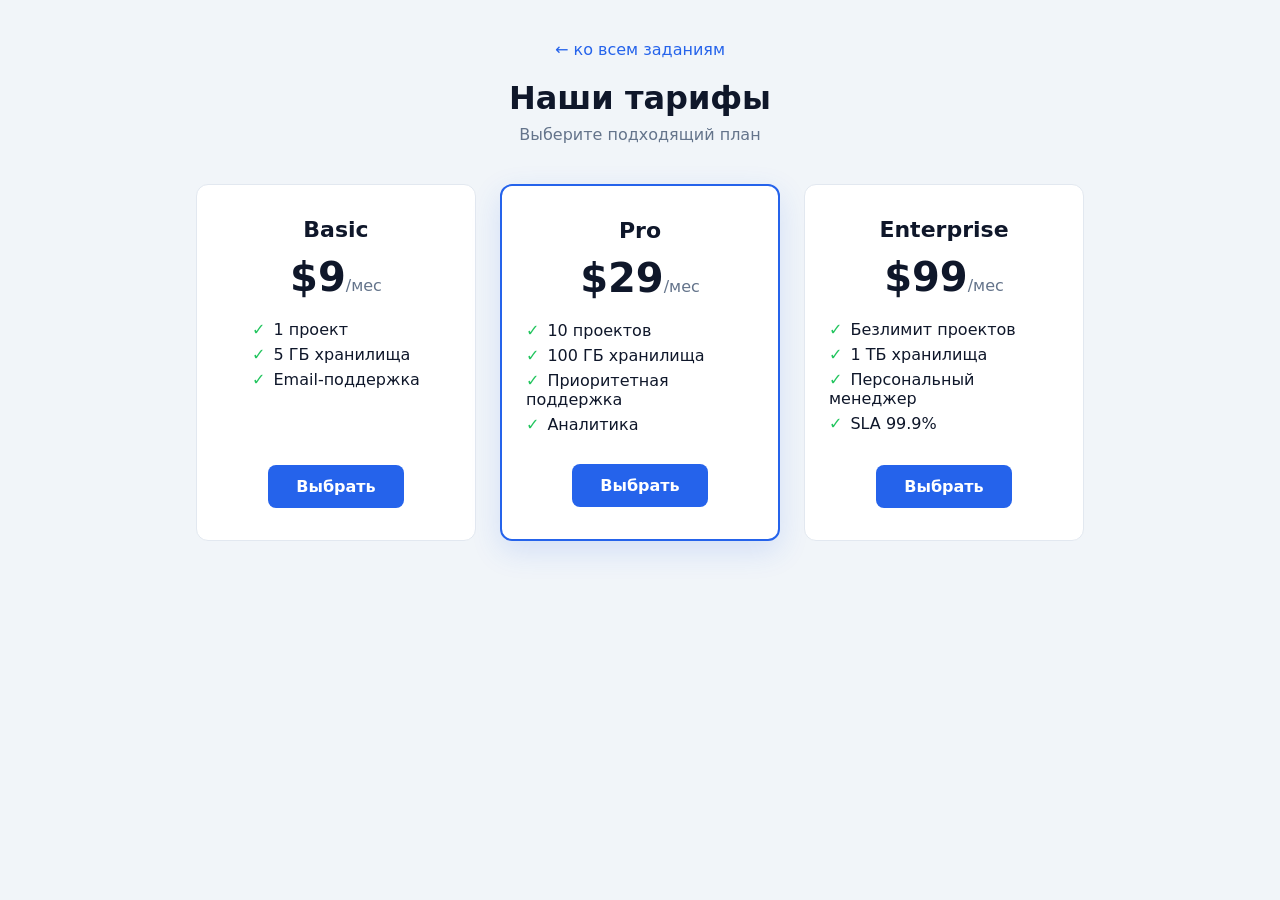
<file: 1-pricing/index.html>
<!doctype html>
<html lang="ru">
    <head>
        <meta charset="UTF-8" />
        <meta name="viewport" content="width=device-width, initial-scale=1.0" />
        <title>Задание 1 — Прайс-таблица</title>
        <link rel="stylesheet" href="styles.css" />
    </head>
    <body>
        <header class="page-header">
            <a href="../index.html" class="back">← ко всем заданиям</a>
            <h1>Наши тарифы</h1>
            <p>Выберите подходящий план</p>
        </header>

        <main class="plans">
            <section class="plan">
                <h3 class="plan__name">Basic</h3>
                <p class="price">$9<span>/мес</span></p>
                <ul class="features">
                    <li>1 проект</li>
                    <li>5 ГБ хранилища</li>
                    <li>Email-поддержка</li>
                </ul>
                <a href="#" class="btn">Выбрать</a>
            </section>

            <section class="plan plan--featured">
                <h3 class="plan__name">Pro</h3>
                <p class="price">$29<span>/мес</span></p>
                <ul class="features">
                    <li>10 проектов</li>
                    <li>100 ГБ хранилища</li>
                    <li>Приоритетная поддержка</li>
                    <li>Аналитика</li>
                </ul>
                <a href="#" class="btn">Выбрать</a>
            </section>

            <section class="plan">
                <h3 class="plan__name">Enterprise</h3>
                <p class="price">$99<span>/мес</span></p>
                <ul class="features">
                    <li>Безлимит проектов</li>
                    <li>1 ТБ хранилища</li>
                    <li>Персональный менеджер</li>
                    <li>SLA 99.9%</li>
                </ul>
                <a href="#" class="btn">Выбрать</a>
            </section>
        </main>
    </body>
</html>
</file>
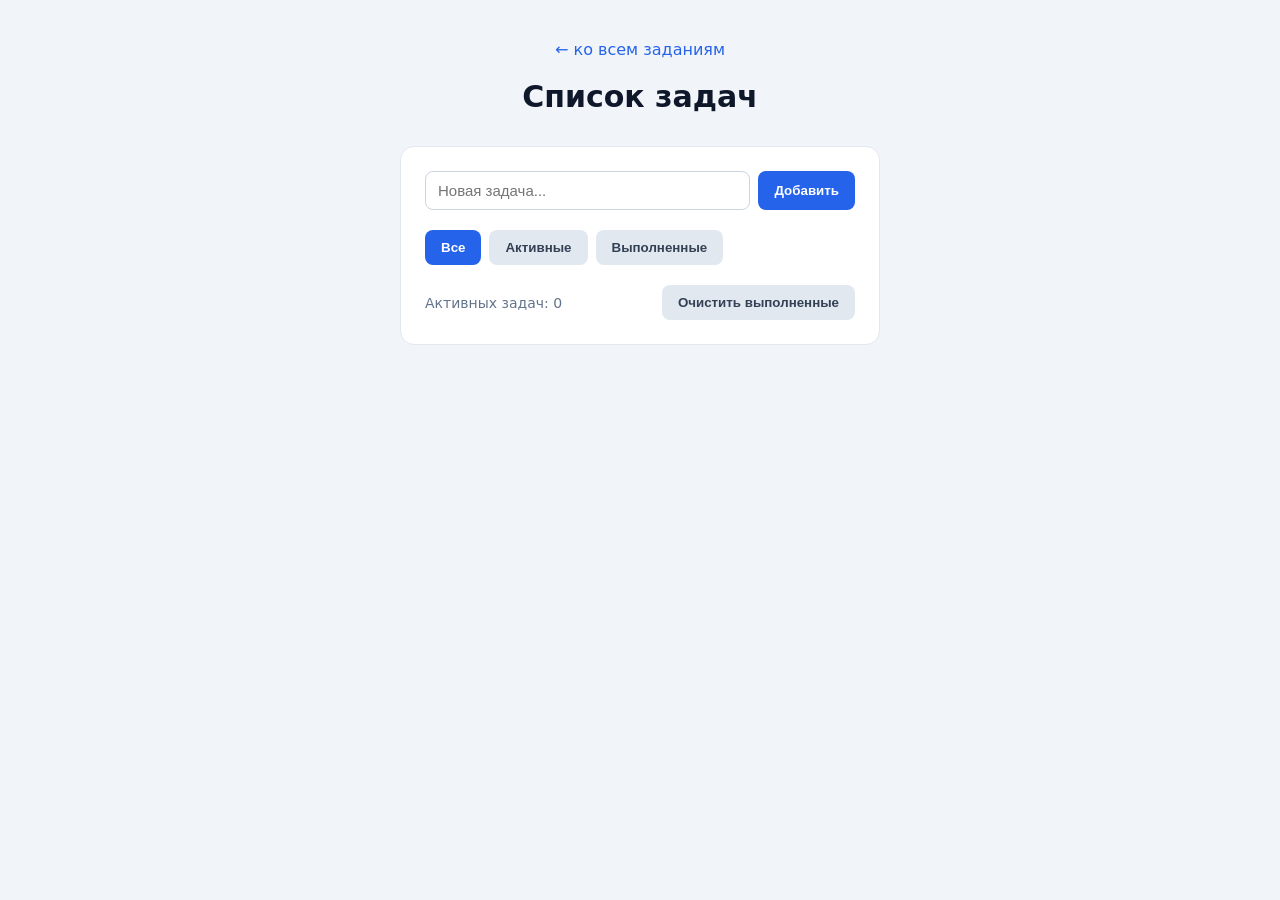
<file: 3-todo/index.html>
<!doctype html>
<html lang="ru">
    <head>
        <meta charset="UTF-8" />
        <meta name="viewport" content="width=device-width, initial-scale=1.0" />
        <title>Задание 3 — Список задач</title>
        <link rel="stylesheet" href="styles.css" />
    </head>
    <body>
        <header class="page-header">
            <a href="../index.html" class="back">← ко всем заданиям</a>
            <h1>Список задач</h1>
        </header>

        <main class="app">
            <div class="add-row">
                <input
                    type="text"
                    id="task-input"
                    placeholder="Новая задача..."
                />
                <button id="add-btn">Добавить</button>
            </div>
            <p class="error" id="error" hidden>Введите текст задачи</p>

            <div class="filters">
                <button data-filter="all" class="filter active">Все</button>
                <button data-filter="active" class="filter">Активные</button>
                <button data-filter="done" class="filter">Выполненные</button>
            </div>

            <ul id="task-list" class="task-list"></ul>

            <div class="footer-row">
                <span id="counter">Активных задач: 0</span>
                <button id="clear-completed">Очистить выполненные</button>
            </div>
        </main>

        <script src="script.js"></script>
    </body>
</html>
</file>
<file: 1-pricing/styles.css>
* {
    box-sizing: border-box;
    margin: 0;
    padding: 0;
}

body {
    font-family:
        system-ui,
        -apple-system,
        "Segoe UI",
        Roboto,
        sans-serif;
    background: #f1f5f9;
    color: #0f172a;
    padding: 40px 20px;
}

.page-header {
    text-align: center;
    margin-bottom: 40px;
}

.page-header h1 {
    font-size: 32px;
    margin-bottom: 8px;
}

.page-header p {
    color: #64748b;
}

.back {
    display: inline-block;
    margin-bottom: 20px;
    color: #2563eb;
    text-decoration: none;
}

.plans {
    display: flex;
    justify-content: center;
    align-items: stretch;
    gap: 24px;
    max-width: 960px;
    margin: 0 auto;
}

.plan {
    display: flex;
    flex-direction: column;
    align-items: center;
    background: #ffffff;
    border: 1px solid #e2e8f0;
    border-radius: 0;
    padding: 32px 24px;
    width: 280px;
    text-align: center;
    border-radius: 12px;
}

.plan--featured {
    border: 2px solid #2563eb;
    box-shadow: 0 10px 30px rgba(37, 99, 235, 0.15);
}

.plan__name {
    font-size: 22px;
    margin-bottom: 12px;
}

.price {
    font-size: 40px;
    font-weight: 700;
    color: #0f172a;
    margin-bottom: 20px;
}

.price span {
    font-size: 16px;
    font-weight: 400;
    color: #64748b;
}

.features {
    list-style: none;
    margin-bottom: 24px;
    text-align: left;
}

.features li {
    padding: 0;
    margin-bottom: 6px;
}

.features li::before {
    content: "✓";
    color: #22c55e;
    font-weight: 700;
    margin-right: 8px;
}

.btn {
    display: inline-block;
    padding: 12px 28px;
    border-radius: 8px;
    background: #2563eb;
    color: #ffffff;
    text-decoration: none;
    font-weight: 600;
    margin-top: auto;
    width: fit-content;
}
</file>
<file: 3-todo/styles.css>
* {
    box-sizing: border-box;
    margin: 0;
    padding: 0;
}

body {
    font-family:
        system-ui,
        -apple-system,
        "Segoe UI",
        Roboto,
        sans-serif;
    background: #f1f5f9;
    color: #0f172a;
    padding: 40px 20px;
}

.page-header {
    text-align: center;
    margin-bottom: 32px;
}

.page-header h1 {
    font-size: 30px;
}

.back {
    display: inline-block;
    margin-bottom: 20px;
    color: #2563eb;
    text-decoration: none;
}

.app {
    max-width: 480px;
    margin: 0 auto;
    background: #ffffff;
    border: 1px solid #e2e8f0;
    border-radius: 14px;
    padding: 24px;
}

.add-row {
    display: flex;
    gap: 8px;
}

.add-row input {
    flex: 1;
    padding: 10px 12px;
    border: 1px solid #cbd5e1;
    border-radius: 8px;
    font-size: 15px;
}

.add-row button,
.filters button,
.footer-row button {
    padding: 10px 16px;
    border: none;
    border-radius: 8px;
    background: #2563eb;
    color: #ffffff;
    font-weight: 600;
    cursor: pointer;
}

.error {
    color: #dc2626;
    font-size: 14px;
    margin-top: 8px;
}

.filters {
    display: flex;
    gap: 8px;
    margin: 20px 0;
}

.filters .filter {
    background: #e2e8f0;
    color: #334155;
}

.filters .filter.active {
    background: #2563eb;
    color: #ffffff;
}

.task-list {
    list-style: none;
}

.task {
    display: flex;
    align-items: center;
    justify-content: space-between;
    gap: 10px;
    padding: 12px 4px;
    border-bottom: 1px solid #e2e8f0;
}
.task.completed .task__text {
    text-decoration: line-through;
}
.task__text {
    flex: 1;
    cursor: pointer;
}

.task.done .task__text {
    text-decoration: line-through;
    color: #94a3b8;
}

.task__del {
    background: transparent;
    border: none;
    color: #94a3b8;
    font-size: 16px;
    cursor: pointer;
}

.task__del:hover {
    color: #dc2626;
}

.footer-row {
    display: flex;
    align-items: center;
    justify-content: space-between;
    margin-top: 20px;
    font-size: 14px;
    color: #64748b;
}

.footer-row button {
    background: #e2e8f0;
    color: #334155;
}
</file>
